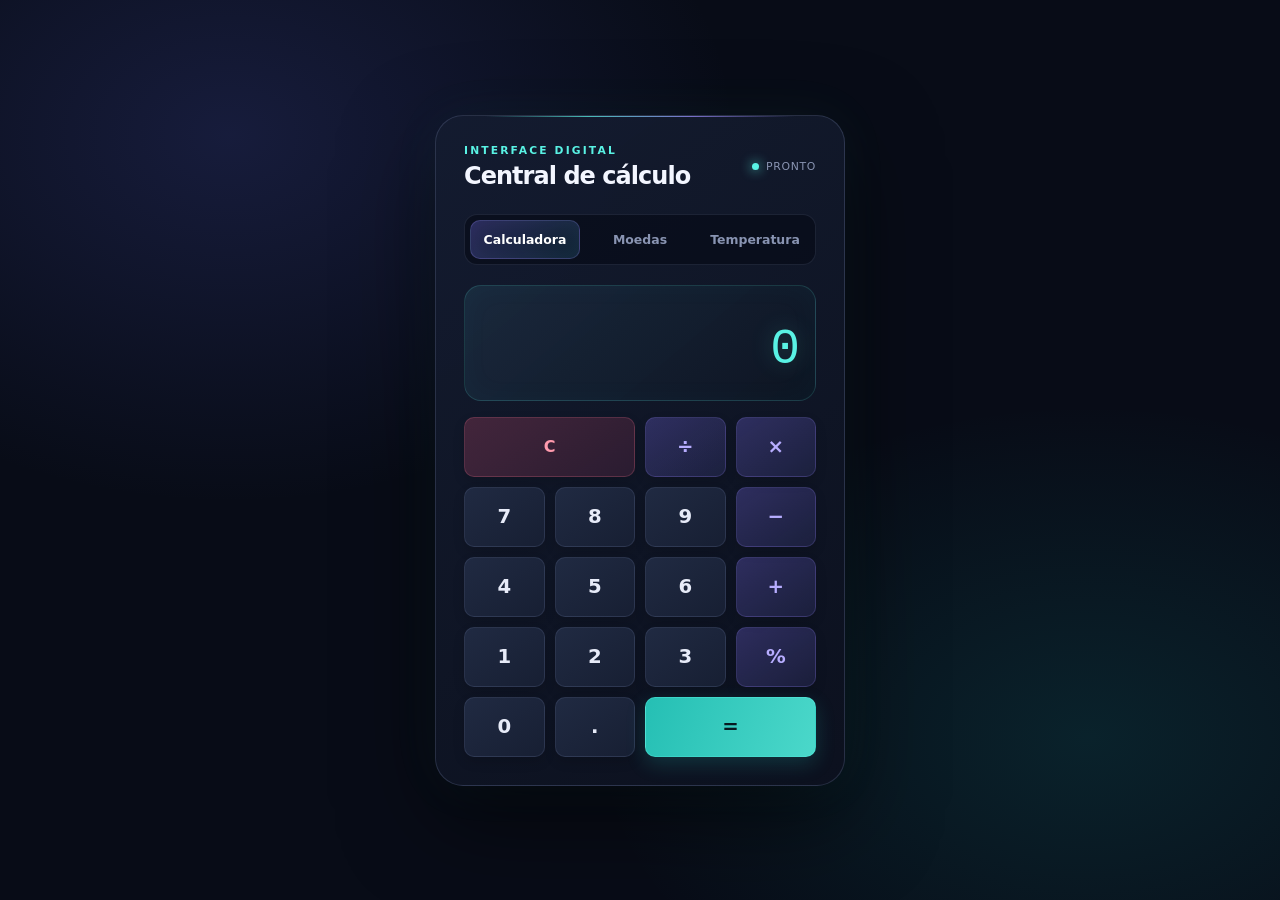
<file: .vscode/calculadora/index.html>
<!DOCTYPE html>
<html lang="pt-BR">
<head>
    <meta charset="UTF-8">
    <meta name="viewport" content="width=device-width, initial-scale=1.0">
    <title>Calculadora e conversores</title>
    <style>
        :root {
            color-scheme: dark;
            font-family: 'Segoe UI', Inter, system-ui, sans-serif;
            font-synthesis: none;
            text-rendering: optimizeLegibility;
            --text: #f3f6ff;
            --muted: #8994b2;
            --panel: #11182a;
            --panel-light: #182139;
            --line: rgba(164, 180, 225, 0.12);
            --cyan: #59f2e4;
            --violet: #9b8cff;
        }

        * {
            margin: 0;
            padding: 0;
            box-sizing: border-box;
        }

        body {
            display: grid;
            place-items: center;
            min-height: 100vh;
            padding: 28px 16px;
            color: var(--text);
            background:
                radial-gradient(ellipse at 18% 15%, rgba(75, 85, 190, 0.22), transparent 34%),
                radial-gradient(ellipse at 85% 82%, rgba(21, 194, 190, 0.12), transparent 32%),
                #080c17;
            font-family: 'Segoe UI', Inter, system-ui, sans-serif;
        }

        .app {
            position: relative;
            width: min(100%, 410px);
            padding: 28px;
            overflow: hidden;
            border: 1px solid rgba(161, 178, 224, 0.18);
            border-radius: 28px;
            background: linear-gradient(145deg, rgba(20, 28, 48, 0.97), rgba(12, 17, 31, 0.98));
            box-shadow: 0 32px 90px rgba(0, 0, 0, 0.55), 0 0 50px rgba(89, 242, 228, 0.06);
        }

        .app::before {
            position: absolute;
            top: 0;
            left: 12%;
            width: 76%;
            height: 1px;
            background: linear-gradient(90deg, transparent, var(--cyan), var(--violet), transparent);
            content: '';
            opacity: 0.75;
        }

        .app-header {
            display: flex;
            align-items: center;
            justify-content: space-between;
            margin-bottom: 24px;
        }

        .eyebrow {
            margin-bottom: 5px;
            color: var(--cyan);
            font-size: 0.67rem;
            font-weight: 700;
            letter-spacing: 0.2em;
            text-transform: uppercase;
        }

        .app-header h1 {
            font-size: 1.5rem;
            font-weight: 650;
            letter-spacing: -0.04em;
        }

        .system-status {
            display: flex;
            align-items: center;
            gap: 7px;
            color: var(--muted);
            font-size: 0.68rem;
            letter-spacing: 0.06em;
            text-transform: uppercase;
        }

        .system-status::before {
            width: 7px;
            height: 7px;
            border-radius: 50%;
            background: var(--cyan);
            box-shadow: 0 0 12px var(--cyan);
            content: '';
        }

        .tabs {
            display: grid;
            grid-template-columns: repeat(3, 1fr);
            gap: 5px;
            margin-bottom: 20px;
            padding: 5px;
            border: 1px solid var(--line);
            border-radius: 13px;
            background: rgba(5, 9, 19, 0.55);
        }

        button {
            border: 1px solid transparent;
            border-radius: 10px;
            color: var(--text);
            cursor: pointer;
            font: inherit;
            font-weight: 650;
            transition: background 160ms ease, border-color 160ms ease, box-shadow 160ms ease, transform 160ms ease;
        }

        button:hover {
            transform: translateY(-1px);
        }

        button:active {
            transform: translateY(0) scale(0.98);
        }

        button:focus-visible,
        .field input:focus-visible,
        .field select:focus-visible {
            outline: 2px solid var(--cyan);
            outline-offset: 3px;
        }

        .tab {
            padding: 11px 6px;
            background: transparent;
            color: var(--muted);
            font-size: 0.78rem;
        }

        .tab:hover {
            color: var(--text);
        }

        .tab[aria-pressed="true"] {
            border-color: rgba(151, 142, 255, 0.25);
            background: linear-gradient(135deg, rgba(122, 110, 234, 0.28), rgba(58, 198, 204, 0.12));
            box-shadow: inset 0 0 18px rgba(115, 135, 255, 0.08);
            color: #fff;
        }

        .panel[hidden] {
            display: none;
        }

        .display {
            display: flex;
            align-items: flex-end;
            justify-content: flex-end;
            min-height: 116px;
            margin-bottom: 16px;
            padding: 22px 18px;
            overflow: hidden;
            border: 1px solid rgba(89, 242, 228, 0.16);
            border-radius: 17px;
            background:
                linear-gradient(140deg, rgba(27, 43, 63, 0.88), rgba(13, 20, 34, 0.98)),
                var(--panel);
            box-shadow: inset 0 0 30px rgba(22, 197, 192, 0.035);
            color: var(--cyan);
            font-family: 'SFMono-Regular', Consolas, 'Liberation Mono', monospace;
            font-size: clamp(2.25rem, 11vw, 3.1rem);
            font-variant-numeric: tabular-nums;
            font-weight: 400;
            letter-spacing: -0.06em;
            text-align: right;
            text-shadow: 0 0 24px rgba(89, 242, 228, 0.24);
            word-break: break-all;
        }

        .buttons {
            display: grid;
            grid-template-columns: repeat(4, 1fr);
            gap: 10px;
        }

        .buttons button {
            min-height: 60px;
            padding: 12px;
            border-color: var(--line);
            background: linear-gradient(145deg, #202a42, #171f33);
            box-shadow: 0 5px 12px rgba(0, 0, 0, 0.14);
            font-size: 1.23rem;
        }

        .buttons .number,
        .buttons .decimal {
            color: #e7ebf8;
        }

        .buttons .number:hover,
        .buttons .decimal:hover {
            border-color: rgba(180, 195, 235, 0.28);
            background: linear-gradient(145deg, #2a3652, #1c2740);
        }

        .buttons .operator {
            border-color: rgba(155, 140, 255, 0.18);
            background: linear-gradient(145deg, rgba(106, 94, 204, 0.35), rgba(62, 64, 128, 0.28));
            color: #b7adff;
        }

        .buttons .operator:hover {
            border-color: rgba(155, 140, 255, 0.5);
            background: rgba(122, 110, 234, 0.4);
        }

        .buttons .clear {
            grid-column: span 2;
            border-color: rgba(255, 120, 143, 0.2);
            background: linear-gradient(145deg, rgba(184, 70, 103, 0.3), rgba(112, 46, 76, 0.28));
            color: #ff9aad;
            font-size: 1rem;
        }

        .buttons .clear:hover {
            border-color: rgba(255, 120, 143, 0.48);
            background: rgba(184, 70, 103, 0.4);
        }

        .buttons .equals {
            grid-column: span 2;
            border-color: rgba(89, 242, 228, 0.34);
            background: linear-gradient(110deg, #25bfb4, #4bd8ca);
            box-shadow: 0 7px 20px rgba(37, 191, 180, 0.2);
            color: #071a20;
        }

        .buttons .equals:hover {
            background: linear-gradient(110deg, #37d4c6, #72f3e2);
            box-shadow: 0 8px 24px rgba(37, 191, 180, 0.34);
        }

        .converter h2 {
            margin-bottom: 8px;
            font-size: 1.45rem;
            letter-spacing: -0.035em;
        }

        .description {
            margin-bottom: 22px;
            color: var(--muted);
            font-size: 0.88rem;
            line-height: 1.55;
        }

        .field {
            display: block;
            margin-bottom: 15px;
            color: #c5cce0;
            font-size: 0.82rem;
            font-weight: 600;
        }

        .field input,
        .field select {
            display: block;
            width: 100%;
            margin-top: 7px;
            padding: 12px 13px;
            border: 1px solid var(--line);
            border-radius: 10px;
            background: #0d1424;
            color: var(--text);
            font: inherit;
            font-size: 0.94rem;
        }

        .field input:focus,
        .field select:focus {
            border-color: rgba(89, 242, 228, 0.55);
        }

        .convert-button {
            width: 100%;
            margin-top: 3px;
            padding: 14px;
            border-color: rgba(89, 242, 228, 0.32);
            background: linear-gradient(110deg, #25bfb4, #4bd8ca);
            box-shadow: 0 7px 20px rgba(37, 191, 180, 0.16);
            color: #071a20;
            font-size: 0.95rem;
        }

        .convert-button:hover {
            background: linear-gradient(110deg, #37d4c6, #72f3e2);
        }

        .convert-button:disabled {
            cursor: wait;
            opacity: 0.6;
            transform: none;
        }

        .result {
            min-height: 28px;
            margin-top: 18px;
            color: var(--cyan);
            font-size: 1.25rem;
            font-weight: 700;
            overflow-wrap: anywhere;
        }

        .status {
            min-height: 24px;
            margin-top: 7px;
            color: var(--muted);
            font-size: 0.82rem;
            line-height: 1.5;
        }

        @media (max-width: 440px) {
            .app {
                padding: 22px 18px;
                border-radius: 22px;
            }

            .buttons {
                gap: 8px;
            }

            .buttons button {
                min-height: 56px;
            }
        }

        @media (prefers-reduced-motion: reduce) {
            *,
            *::before,
            *::after {
                scroll-behavior: auto !important;
                transition-duration: 0.01ms !important;
            }
        }
    </style>
</head>
<body>
    <main class="app">
        <header class="app-header">
            <div>
                <p class="eyebrow">Interface digital</p>
                <h1>Central de cálculo</h1>
            </div>
            <span class="system-status">Pronto</span>
        </header>
        <nav class="tabs" aria-label="Ferramentas">
            <button class="tab" type="button" aria-pressed="true" data-panel="calculator-panel">Calculadora</button>
            <button class="tab" type="button" aria-pressed="false" data-panel="currency-panel">Moedas</button>
            <button class="tab" type="button" aria-pressed="false" data-panel="temperature-panel">Temperatura</button>
        </nav>

        <section class="panel calculator" id="calculator-panel" aria-label="Calculadora">
            <div class="display" id="display" aria-live="polite">0</div>
            <div class="buttons">
                <button class="clear" type="button" onclick="clearDisplay()">C</button>
                <button class="operator" type="button" onclick="appendOperator('/')">÷</button>
                <button class="operator" type="button" onclick="appendOperator('*')">×</button>

                <button class="number" type="button" onclick="appendNumber('7')">7</button>
                <button class="number" type="button" onclick="appendNumber('8')">8</button>
                <button class="number" type="button" onclick="appendNumber('9')">9</button>
                <button class="operator" type="button" onclick="appendOperator('-')">−</button>

                <button class="number" type="button" onclick="appendNumber('4')">4</button>
                <button class="number" type="button" onclick="appendNumber('5')">5</button>
                <button class="number" type="button" onclick="appendNumber('6')">6</button>
                <button class="operator" type="button" onclick="appendOperator('+')">+</button>

                <button class="number" type="button" onclick="appendNumber('1')">1</button>
                <button class="number" type="button" onclick="appendNumber('2')">2</button>
                <button class="number" type="button" onclick="appendNumber('3')">3</button>
                <button class="operator" type="button" onclick="appendOperator('%')">%</button>

                <button class="number" type="button" onclick="appendNumber('0')">0</button>
                <button class="decimal" type="button" onclick="appendNumber('.')">.</button>
                <button class="equals" type="button" onclick="calculate()">=</button>
            </div>
        </section>

        <section class="panel converter" id="currency-panel" aria-labelledby="currency-title" hidden>
            <h2 id="currency-title">Conversor de moedas</h2>
            <p class="description">Consulte a conversão usando a cotação de referência mais recente disponível.</p>
            <label class="field" for="currency-amount">
                Valor
                <input id="currency-amount" type="number" min="0" step="any" value="1">
            </label>
            <label class="field" for="currency-from">
                De
                <select id="currency-from">
                    <option value="BRL" selected>Real brasileiro (BRL)</option>
                    <option value="USD">Dólar americano (USD)</option>
                    <option value="EUR">Euro (EUR)</option>
                    <option value="GBP">Libra esterlina (GBP)</option>
                    <option value="JPY">Iene japonês (JPY)</option>
                    <option value="CAD">Dólar canadense (CAD)</option>
                    <option value="AUD">Dólar australiano (AUD)</option>
                    <option value="CHF">Franco suíço (CHF)</option>
                    <option value="CNY">Yuan chinês (CNY)</option>
                    <option value="ARS">Peso argentino (ARS)</option>
                </select>
            </label>
            <label class="field" for="currency-to">
                Para
                <select id="currency-to">
                    <option value="BRL">Real brasileiro (BRL)</option>
                    <option value="USD" selected>Dólar americano (USD)</option>
                    <option value="EUR">Euro (EUR)</option>
                    <option value="GBP">Libra esterlina (GBP)</option>
                    <option value="JPY">Iene japonês (JPY)</option>
                    <option value="CAD">Dólar canadense (CAD)</option>
                    <option value="AUD">Dólar australiano (AUD)</option>
                    <option value="CHF">Franco suíço (CHF)</option>
                    <option value="CNY">Yuan chinês (CNY)</option>
                    <option value="ARS">Peso argentino (ARS)</option>
                </select>
            </label>
            <button class="convert-button" id="convert-currency" type="button">Converter</button>
            <p class="result" id="currency-result" aria-live="polite"></p>
            <p class="status" id="currency-status" aria-live="polite"></p>
        </section>

        <section class="panel converter" id="temperature-panel" aria-labelledby="temperature-title" hidden>
            <h2 id="temperature-title">Conversor de temperatura</h2>
            <p class="description">Converta entre Celsius, Fahrenheit e Kelvin.</p>
            <label class="field" for="temperature-value">
                Temperatura
                <input id="temperature-value" type="number" step="any" value="0">
            </label>
            <label class="field" for="temperature-from">
                De
                <select id="temperature-from">
                    <option value="C" selected>Celsius (°C)</option>
                    <option value="F">Fahrenheit (°F)</option>
                    <option value="K">Kelvin (K)</option>
                </select>
            </label>
            <label class="field" for="temperature-to">
                Para
                <select id="temperature-to">
                    <option value="C">Celsius (°C)</option>
                    <option value="F" selected>Fahrenheit (°F)</option>
                    <option value="K">Kelvin (K)</option>
                </select>
            </label>
            <button class="convert-button" id="convert-temperature" type="button">Converter</button>
            <p class="result" id="temperature-result" aria-live="polite"></p>
            <p class="status" id="temperature-status" aria-live="polite"></p>
        </section>
    </main>

    <script>
        document.querySelectorAll('.tab').forEach(function (tab) {
            tab.addEventListener('click', function () {
                document.querySelectorAll('.tab').forEach(function (item) {
                    item.setAttribute('aria-pressed', String(item === tab));
                });
                document.querySelectorAll('.panel').forEach(function (panel) {
                    panel.hidden = panel.id !== tab.dataset.panel;
                });
            });
        });

        let display = document.getElementById('display');
        let currentValue = '0';
        let previousValue = '';
        let operator = null;
        let shouldResetDisplay = false;

        function updateDisplay() {
            display.textContent = currentValue;
        }

        function appendNumber(num) {
            if (shouldResetDisplay) {
                currentValue = num;
                shouldResetDisplay = false;
            } else {
                if (currentValue === '0' && num !== '.') {
                    currentValue = num;
                } else if (num === '.' && currentValue.includes('.')) {
                    return;
                } else {
                    currentValue += num;
                }
            }
            updateDisplay();
        }

        function appendOperator(op) {
            if (operator !== null && !shouldResetDisplay) {
                calculate();
            }
            previousValue = currentValue;
            operator = op;
            shouldResetDisplay = true;
        }

        function calculate() {
            if (operator === null || shouldResetDisplay) {
                return;
            }

            let result;
            const prev = parseFloat(previousValue);
            const current = parseFloat(currentValue);

            switch (operator) {
                case '+':
                    result = prev + current;
                    break;
                case '-':
                    result = prev - current;
                    break;
                case '*':
                    result = prev * current;
                    break;
                case '/':
                    result = current !== 0 ? prev / current : 'Error';
                    break;
                case '%':
                    result = prev % current;
                    break;
                default:
                    return;
            }

            currentValue = result.toString();
            operator = null;
            shouldResetDisplay = true;
            updateDisplay();
        }

        function clearDisplay() {
            currentValue = '0';
            previousValue = '';
            operator = null;
            shouldResetDisplay = false;
            updateDisplay();
        }

        updateDisplay();

        document.getElementById('convert-currency').addEventListener('click', async function () {
            const amount = Number(document.getElementById('currency-amount').value);
            const from = document.getElementById('currency-from').value;
            const to = document.getElementById('currency-to').value;
            const result = document.getElementById('currency-result');
            const status = document.getElementById('currency-status');

            result.textContent = '';
            status.textContent = '';
            if (!Number.isFinite(amount) || amount < 0) {
                status.textContent = 'Informe um valor válido, igual ou maior que zero.';
                return;
            }
            if (from === to) {
                result.textContent = new Intl.NumberFormat('pt-BR', {
                    style: 'currency',
                    currency: to
                }).format(amount);
                return;
            }

            const button = this;
            button.disabled = true;
            status.textContent = 'Consultando cotação...';
            try {
                const url = new URL('https://api.frankfurter.app/latest');
                url.searchParams.set('amount', String(amount));
                url.searchParams.set('from', from);
                url.searchParams.set('to', to);
                const response = await fetch(url);
                if (!response.ok) {
                    throw new Error('A consulta da cotação falhou.');
                }
                const data = await response.json();
                const convertedAmount = data.rates && data.rates[to];
                if (!Number.isFinite(convertedAmount)) {
                    throw new Error('A cotação recebida é inválida.');
                }
                result.textContent = new Intl.NumberFormat('pt-BR', {
                    style: 'currency',
                    currency: to
                }).format(convertedAmount);
                status.textContent = 'Cotação de referência de ' + data.date + '.';
            } catch (error) {
                status.textContent = error.message + ' Verifique sua conexão e tente novamente.';
            } finally {
                button.disabled = false;
            }
        });

        document.getElementById('convert-temperature').addEventListener('click', function () {
            const value = Number(document.getElementById('temperature-value').value);
            const from = document.getElementById('temperature-from').value;
            const to = document.getElementById('temperature-to').value;
            const result = document.getElementById('temperature-result');
            const status = document.getElementById('temperature-status');

            result.textContent = '';
            status.textContent = '';
            if (!Number.isFinite(value)) {
                status.textContent = 'Informe uma temperatura válida.';
                return;
            }

            const celsius = from === 'C'
                ? value
                : from === 'F'
                    ? (value - 32) * 5 / 9
                    : value - 273.15;
            if (celsius < -273.15) {
                status.textContent = 'A temperatura não pode ser inferior ao zero absoluto.';
                return;
            }

            const convertedValue = to === 'C'
                ? celsius
                : to === 'F'
                    ? celsius * 9 / 5 + 32
                    : celsius + 273.15;
            const unit = to === 'K' ? 'K' : '°' + to;
            result.textContent = new Intl.NumberFormat('pt-BR', {
                maximumFractionDigits: 2
            }).format(convertedValue) + ' ' + unit;
        });
    </script>
</body>
</html>
</file>
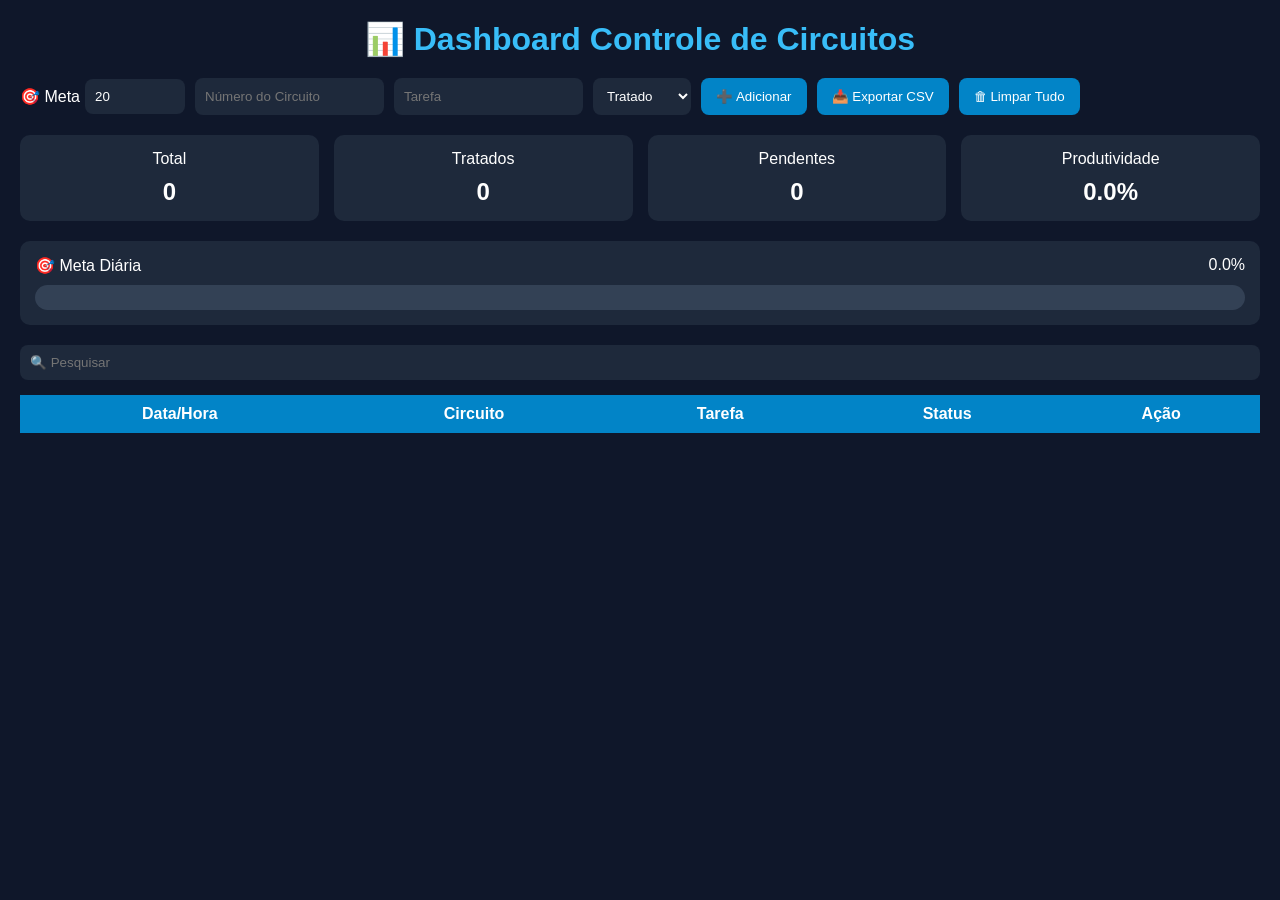
<file: index.html.html>
<!DOCTYPE html>
<html lang="pt-BR">
<head>
<meta charset="UTF-8">
<meta name="viewport" content="width=device-width, initial-scale=1.0">
<title>Dashboard Controle de Circuitos</title>

<style>
*{
margin:0;
padding:0;
box-sizing:border-box;
font-family:Segoe UI,sans-serif;
}

body{
background:#0f172a;
color:#fff;
padding:20px;
}

.container{
max-width:1400px;
margin:auto;
}

h1{
text-align:center;
color:#38bdf8;
margin-bottom:20px;
}

.topo{
display:flex;
gap:10px;
flex-wrap:wrap;
margin-bottom:20px;
}

input,select{
padding:10px;
border:none;
border-radius:8px;
background:#1e293b;
color:#fff;
}

button{
padding:10px 15px;
border:none;
border-radius:8px;
cursor:pointer;
background:#0284c7;
color:#fff;
}

button:hover{
background:#0369a1;
}

.cards{
display:grid;
grid-template-columns:repeat(auto-fit,minmax(220px,1fr));
gap:15px;
margin-bottom:20px;
}

.card{
background:#1e293b;
border-radius:10px;
padding:15px;
text-align:center;
}

.card h2{
margin-top:10px;
}

.meta-box{
background:#1e293b;
padding:15px;
border-radius:10px;
margin-bottom:20px;
}

.barra{
height:25px;
background:#334155;
border-radius:20px;
overflow:hidden;
margin-top:10px;
}

#barraMeta{
height:100%;
width:0%;
background:linear-gradient(90deg,#22c55e,#16a34a);
transition:.3s;
}

#pesquisa{
width:100%;
margin-bottom:15px;
}

table{
width:100%;
border-collapse:collapse;
background:#1e293b;
}

th{
background:#0284c7;
padding:10px;
}

td{
padding:8px;
border:1px solid #334155;
text-align:center;
}

td input{
width:100%;
}

.btnExcluir{
background:#dc2626;
}

.btnExcluir:hover{
background:#b91c1c;
}

@media(max-width:768px){

.topo{
flex-direction:column;
}

input,select,button{
width:100%;
}

table{
font-size:12px;
}

}
</style>
</head>

<body>

<div class="container">

<h1>📊 Dashboard Controle de Circuitos</h1>

<div class="topo">

<label style="display:flex;align-items:center;gap:5px;">
🎯 Meta
<input type="number" id="meta" value="20" min="1" style="width:100px;">
</label>

<input
type="text"
id="circuito"
placeholder="Número do Circuito">

<input
type="text"
id="tarefa"
placeholder="Tarefa">

<select id="status">
<option>Tratado</option>
<option>Pendente</option>
</select>

<button onclick="adicionar()">
➕ Adicionar
</button>

<button onclick="exportar()">
📥 Exportar CSV
</button>

<button onclick="limparTudo()">
🗑 Limpar Tudo
</button>

</div>

<div class="cards">

<div class="card">
<div>Total</div>
<h2 id="total">0</h2>
</div>

<div class="card">
<div>Tratados</div>
<h2 id="tratados">0</h2>
</div>

<div class="card">
<div>Pendentes</div>
<h2 id="pendentes">0</h2>
</div>

<div class="card">
<div>Produtividade</div>
<h2 id="produtividade">0%</h2>
</div>

</div>

<div class="meta-box">

<div style="display:flex;justify-content:space-between;">
<span>🎯 Meta Diária</span>
<span id="percentualMeta">0%</span>
</div>

<div class="barra">
<div id="barraMeta"></div>
</div>

</div>

<input
type="text"
id="pesquisa"
placeholder="🔍 Pesquisar"
onkeyup="filtrar()">

<table>

<thead>
<tr>
<th>Data/Hora</th>
<th>Circuito</th>
<th>Tarefa</th>
<th>Status</th>
<th>Ação</th>
</tr>
</thead>

<tbody id="lista"></tbody>

</table>

</div>

<script>

function registros(){
return JSON.parse(localStorage.getItem("circuitos")) || [];
}

function salvar(dados){
localStorage.setItem(
"circuitos",
JSON.stringify(dados)
);
}

function adicionar(){

let circuito =
document.getElementById("circuito")
.value.trim()
.toUpperCase();

if(!circuito){
alert("Informe o circuito.");
return;
}

let dados = registros();

dados.push({
dataHora:new Date().toLocaleString("pt-BR"),
circuito:circuito,
tarefa:document.getElementById("tarefa").value,
status:document.getElementById("status").value
});

salvar(dados);

document.getElementById("circuito").value="";
document.getElementById("tarefa").value="";

carregar();
}

function editarCampo(indice,campo,valor){

let dados = registros();

if(campo==="circuito"){
valor=valor.toUpperCase();
}

dados[indice][campo]=valor;

salvar(dados);
}

function alterarStatus(indice,status){

let dados = registros();

dados[indice].status=status;

salvar(dados);

carregar();
}

function excluir(indice){

if(!confirm("Excluir registro?")){
return;
}

let dados = registros();

dados.splice(indice,1);

salvar(dados);

carregar();
}

function limparTudo(){

if(!confirm("Excluir todos os registros?")){
return;
}

localStorage.removeItem("circuitos");

carregar();
}

function carregar(){

let dados = registros();

let html="";

let tratados=0;
let pendentes=0;

dados.forEach((r,index)=>{

if(r.status==="Tratado"){
tratados++;
}

if(r.status==="Pendente"){
pendentes++;
}

html+=`
<tr>

<td>${r.dataHora}</td>

<td>
<input
value="${r.circuito}"
onchange="editarCampo(${index},'circuito',this.value)">
</td>

<td>
<input
value="${r.tarefa || ''}"
onchange="editarCampo(${index},'tarefa',this.value)">
</td>

<td>

<select onchange="alterarStatus(${index},this.value)">

<option value="Tratado"
${r.status==="Tratado" ? "selected" : ""}>
Tratado
</option>

<option value="Pendente"
${r.status==="Pendente" ? "selected" : ""}>
Pendente
</option>

</select>

</td>

<td>

<button
class="btnExcluir"
onclick="excluir(${index})">
Excluir
</button>

</td>

</tr>
`;
});

document.getElementById("lista").innerHTML=html;

document.getElementById("total").innerText=dados.length;
document.getElementById("tratados").innerText=tratados;
document.getElementById("pendentes").innerText=pendentes;

let meta=
parseInt(
document.getElementById("meta").value
)||20;

let produtividade=
meta>0
? (tratados/meta)*100
:0;

document.getElementById("produtividade")
.innerText=
produtividade.toFixed(1)+"%";

document.getElementById("percentualMeta")
.innerText=
produtividade.toFixed(1)+"%";

document.getElementById("barraMeta")
.style.width=
Math.min(produtividade,100)+"%";

localStorage.setItem(
"metaCircuitos",
meta
);
}

function filtrar() {

    let texto =
    document.getElementById("pesquisa")
    .value
    .toLowerCase()
    .trim();

    let linhas =
    document.querySelectorAll("#lista tr");

    linhas.forEach(linha => {

        let circuito =
        linha.querySelector("td:nth-child(2) input")
        ?.value.toLowerCase() || "";

        let tarefa =
        linha.querySelector("td:nth-child(3) input")
        ?.value.toLowerCase() || "";

        let status =
        linha.querySelector("select")
        ?.value.toLowerCase() || "";

        if (
            circuito.includes(texto) ||
            tarefa.includes(texto) ||
            status.includes(texto)
        ) {
            linha.style.display = "";
        } else {
            linha.style.display = "none";
        }

    });

}
function exportar(){

let dados=registros();

if(dados.length===0){
alert("Nenhum registro.");
return;
}

let csv=
"\uFEFFData/Hora;Circuito;Tarefa;Status\n";

dados.forEach(r=>{

csv+=
`${r.dataHora};${r.circuito};"${r.tarefa || ""}";${r.status}\n`;

});

let blob=
new Blob(
[csv],
{type:"text/csv;charset=utf-8;"}
);

let link=
document.createElement("a");

link.href=
URL.createObjectURL(blob);

link.download=
"circuitos.csv";

link.click();
}

document.getElementById("meta").value=
localStorage.getItem("metaCircuitos") || 20;

document.getElementById("meta")
.addEventListener(
"input",
carregar
);

document.getElementById("circuito")
.addEventListener(
"keypress",
function(e){
if(e.key==="Enter"){
adicionar();
}
}
);

document.getElementById("tarefa")
.addEventListener(
"keypress",
function(e){
if(e.key==="Enter"){
adicionar();
}
}
);

carregar();

</script>

</body>
</html>
</file>
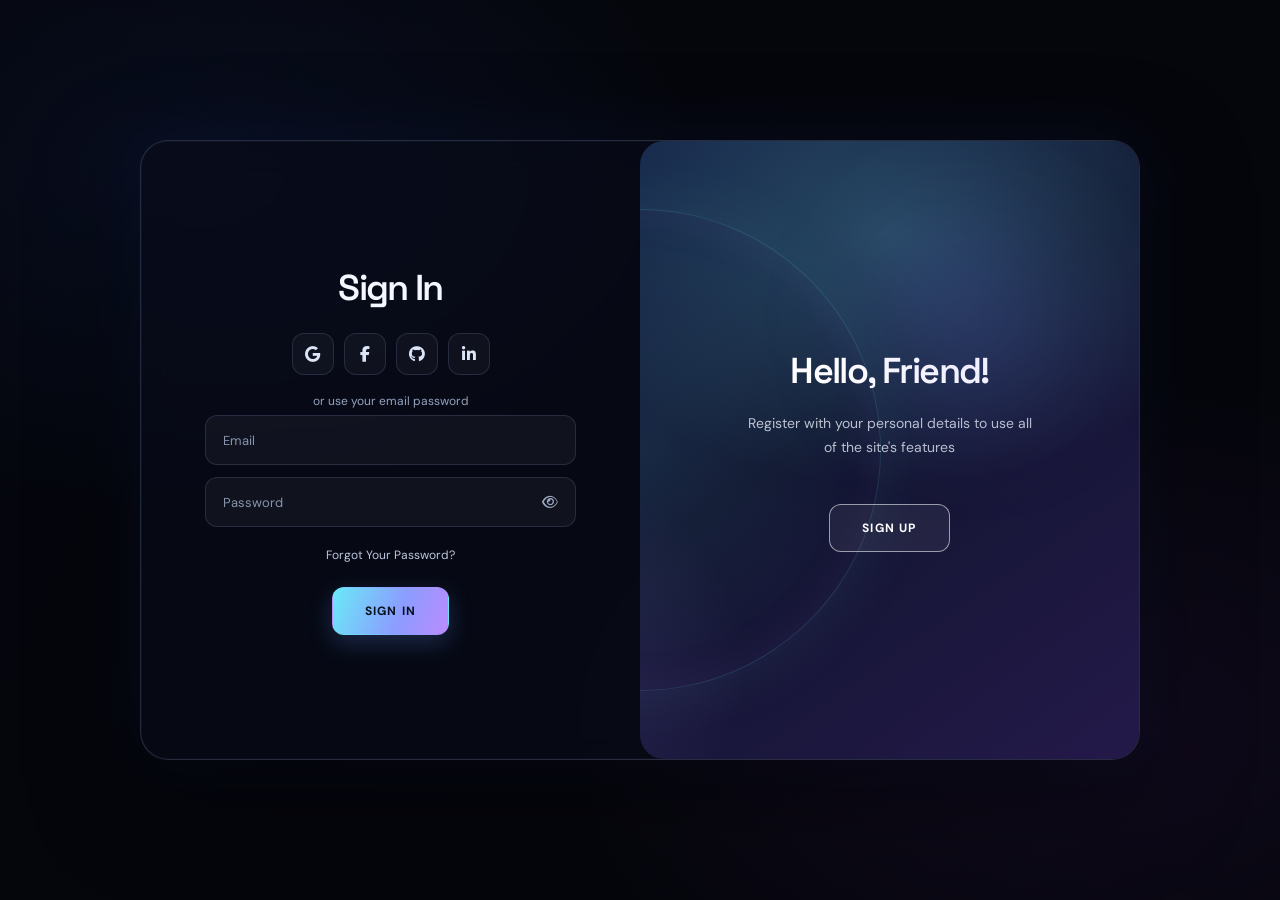
<file: .vscode/login.page.test/login.page.test.html>
<!DOCTYPE html>
<html lang="en">

<head>
    <meta charset="UTF-8">
    <meta name="viewport" content="width=device-width, initial-scale=1.0">
    <meta name="description" content="Modern Login and Registration Page">
    <link rel="stylesheet" href="https://cdnjs.cloudflare.com/ajax/libs/font-awesome/6.4.2/css/all.min.css">
    <link rel="stylesheet" href="style.css">
    <title>Modern Login Page | Premium</title>
</head>

<body>

    <!-- Trocado div por <main> -->
    <main class="container" id="container">

        <!-- Formulário de Cadastro: trocado div por <section> -->
        <section class="form-container sign-up">
            <form action="#" method="POST">
                <h1>Create Account</h1>

                <div class="social-icons" aria-label="Social registration options">
                    <a href="#" class="icon" aria-label="Sign up with Google"><i class="fa-brands fa-google" aria-hidden="true"></i></a>
                    <a href="#" class="icon" aria-label="Sign up with Facebook"><i class="fa-brands fa-facebook-f" aria-hidden="true"></i></a>
                    <a href="#" class="icon" aria-label="Sign up with GitHub"><i class="fa-brands fa-github" aria-hidden="true"></i></a>
                    <a href="#" class="icon" aria-label="Sign up with LinkedIn"><i class="fa-brands fa-linkedin-in" aria-hidden="true"></i></a>
                </div>

                <span>or use your email for registration</span>

                <!-- Labels adicionados e vinculados aos inputs via ID -->
                <label for="signup-name" class="sr-only">Name</label>
                <input type="text" id="signup-name" name="name" placeholder="Name" required autocomplete="name">

                <label for="signup-email" class="sr-only">Email</label>
                <input type="email" id="signup-email" name="email" placeholder="Email" required autocomplete="email">

                <label for="signup-password" class="sr-only">Password</label>
                <div class="password-field">
                    <input type="password" id="signup-password" name="password" placeholder="Password" required autocomplete="new-password">
                    <button type="button" class="toggle-password" aria-label="Show password" aria-pressed="false" aria-controls="signup-password">
                        <i class="fa-regular fa-eye" aria-hidden="true"></i>
                    </button>
                </div>

                <button type="submit">Sign Up</button>
            </form>
        </section>

        <!-- Formulário de Login: trocado div por <section> -->
        <section class="form-container sign-in">
            <form action="#" method="POST">
                <h1>Sign In</h1>

                <div class="social-icons" aria-label="Social login options">
                    <a href="#" class="icon" aria-label="Sign in with Google"><i class="fa-brands fa-google" aria-hidden="true"></i></a>
                    <a href="#" class="icon" aria-label="Sign in with Facebook"><i class="fa-brands fa-facebook-f" aria-hidden="true"></i></a>
                    <a href="#" class="icon" aria-label="Sign in with GitHub"><i class="fa-brands fa-github" aria-hidden="true"></i></a>
                    <a href="#" class="icon" aria-label="Sign in with LinkedIn"><i class="fa-brands fa-linkedin-in" aria-hidden="true"></i></a>
                </div>

                <span>or use your email password</span>

                <label for="login-email" class="sr-only">Email</label>
                <input type="email" id="login-email" name="email" placeholder="Email" required autocomplete="email">

                <label for="login-password" class="sr-only">Password</label>
                <div class="password-field">
                    <input type="password" id="login-password" name="password" placeholder="Password" required autocomplete="current-password">
                    <button type="button" class="toggle-password" aria-label="Show password" aria-pressed="false" aria-controls="login-password">
                        <i class="fa-regular fa-eye" aria-hidden="true"></i>
                    </button>
                </div>

                <a href="#" class="forgot-pass-link">Forgot Your Password?</a>
                <button type="submit">Sign In</button>
            </form>
        </section>

        <!-- Painel de Transição: trocado div por <aside> -->
        <aside class="toggle-container">
            <div class="toggle">
                <div class="toggle-panel toggle-left">
                    <h2>Welcome Back!</h2>
                    <p>Enter your personal details to use all of the site's features</p>
                    <button type="button" class="hidden" id="login">Sign In</button>
                </div>
                <div class="toggle-panel toggle-right">
                    <h2>Hello, Friend!</h2>
                    <p>Register with your personal details to use all of the site's features</p>
                    <button type="button" class="hidden" id="register">Sign Up</button>
                </div>
            </div>
        </aside>
    </main>

    <script>
        const container = document.getElementById('container');
        const registerBtn = document.getElementById('register');
        const loginBtn = document.getElementById('login');

        registerBtn.addEventListener('click', () => {
            container.classList.add("active");
        });

        loginBtn.addEventListener('click', () => {
            container.classList.remove("active");
        });

        document.querySelectorAll('.toggle-password').forEach((toggle) => {
            toggle.addEventListener('click', () => {
                const password = document.getElementById(toggle.getAttribute('aria-controls'));
                const isVisible = password.type === 'text';

                password.type = isVisible ? 'password' : 'text';
                toggle.setAttribute('aria-pressed', String(!isVisible));
                toggle.setAttribute('aria-label', isVisible ? 'Show password' : 'Hide password');
                toggle.querySelector('i').classList.toggle('fa-eye', isVisible);
                toggle.querySelector('i').classList.toggle('fa-eye-slash', !isVisible);
            });
        });
    </script>
</body>
</html>
</file>
<file: .vscode/login.page.test/style.css>
@import url('https://fonts.googleapis.com/css2?family=DM+Sans:wght@400;500;600;700&family=Space+Grotesk:wght@400;500;600;700&display=swap');

:root {
    color-scheme: dark;
    font-family: 'DM Sans', sans-serif;
    font-synthesis: none;
    text-rendering: optimizeLegibility;
    -webkit-font-smoothing: antialiased;
    -moz-osx-font-smoothing: grayscale;
    --surface: rgba(8, 12, 25, 0.64);
    --surface-soft: rgba(255, 255, 255, 0.045);
    --text: #f4f7ff;
    --muted: #95a3bd;
    --line: rgba(173, 195, 255, 0.15);
    --cyan: #70f3ff;
    --violet: #a98cff;
}

* {
    box-sizing: border-box;
}

body {
    min-width: 320px;
    min-height: 100vh;
    min-height: 100svh;
    margin: 0;
    padding: 32px;
    display: grid;
    place-items: center;
    overflow-x: hidden;
    color: var(--text);
    background-color: #05060b;
    background-image:
        linear-gradient(115deg, rgba(3, 5, 13, 0.58), rgba(6, 8, 18, 0.16) 52%, rgba(4, 5, 12, 0.55)),
        radial-gradient(ellipse at 12% 18%, rgba(59, 113, 255, 0.14), transparent 34%),
        radial-gradient(ellipse at 88% 82%, rgba(178, 67, 255, 0.12), transparent 35%),
        radial-gradient(1px 1px at 18% 28%, rgba(255, 255, 255, 0.6) 50%, transparent 100%),
        radial-gradient(1px 1px at 74% 22%, rgba(255, 255, 255, 0.55) 50%, transparent 100%),
        radial-gradient(1px 1px at 87% 66%, rgba(255, 255, 255, 0.5) 50%, transparent 100%),
        url("https://svs.gsfc.nasa.gov/vis/a010000/a013300/a013326/BH_Accretion_Disk_Sim_360_4k_Prores.00001_print.jpg");
    background-position: center;
    background-repeat: no-repeat;
    background-size: cover;
    background-attachment: fixed;
}

.sr-only {
    position: absolute;
    width: 1px;
    height: 1px;
    padding: 0;
    margin: -1px;
    overflow: hidden;
    clip: rect(0, 0, 0, 0);
    white-space: nowrap;
    border: 0;
}

.container {
    position: relative;
    width: min(100%, 1000px);
    min-height: 620px;
    overflow: hidden;
    border: 1px solid rgba(180, 199, 255, 0.18);
    border-radius: 28px;
    background: var(--surface);
    box-shadow:
        0 32px 100px rgba(0, 0, 0, 0.52),
        0 0 0 1px rgba(255, 255, 255, 0.025) inset,
        0 0 70px rgba(66, 114, 255, 0.09);
    backdrop-filter: blur(16px);
    -webkit-backdrop-filter: blur(16px);
}

.container p {
    max-width: 290px;
    margin: 18px 0 26px;
    color: rgba(245, 248, 255, 0.78);
    font-size: 14px;
    line-height: 1.7;
}

.container span {
    color: var(--muted);
    font-size: 12px;
}

.container h1,
.toggle-panel h2 {
    margin: 0;
    font-family: 'Space Grotesk', sans-serif;
    font-weight: 600;
    letter-spacing: -0.045em;
}

.container h1 {
    font-size: clamp(28px, 3vw, 36px);
}

.container a.forgot-pass-link {
    margin: 14px 0 6px;
    color: #bec9df;
    font-size: 12px;
    text-decoration: none;
    transition: color 180ms ease;
}

.container a.forgot-pass-link:hover {
    color: var(--cyan);
}

.container form {
    display: flex;
    width: 100%;
    height: 100%;
    flex-direction: column;
    align-items: center;
    justify-content: center;
    padding: 44px clamp(24px, 5vw, 72px);
    background: transparent;
    text-align: center;
}

.container input {
    width: 100%;
    min-height: 50px;
    margin: 6px 0;
    padding: 0 17px;
    border: 1px solid var(--line);
    border-radius: 12px;
    outline: none;
    background: var(--surface-soft);
    color: var(--text);
    font: inherit;
    font-size: 13px;
    transition: border-color 180ms ease, background 180ms ease, box-shadow 180ms ease;
}

.container input::placeholder {
    color: #8794ad;
}

.container input:hover {
    border-color: rgba(173, 195, 255, 0.32);
}

.container input:focus {
    border-color: var(--cyan);
    background: rgba(112, 243, 255, 0.055);
    box-shadow: 0 0 0 4px rgba(112, 243, 255, 0.1), 0 0 24px rgba(112, 243, 255, 0.08);
}

.password-field {
    position: relative;
    width: 100%;
    margin: 6px 0;
}

.container .password-field input {
    margin: 0;
    padding-right: 52px;
}

.container .password-field input::-ms-reveal {
    display: none;
}

.container .toggle-password {
    position: absolute;
    top: 50%;
    right: 8px;
    display: grid;
    width: 36px;
    min-height: 36px;
    margin: 0;
    padding: 0;
    place-items: center;
    transform: translateY(-50%);
    border: 1px solid transparent;
    border-radius: 9px;
    background: transparent;
    box-shadow: none;
    color: #9ba9c2;
    cursor: pointer;
    font-size: 14px;
    letter-spacing: normal;
    transition: color 180ms ease, border-color 180ms ease, background 180ms ease;
}

.container .toggle-password:hover {
    transform: translateY(-50%);
    border-color: rgba(112, 243, 255, 0.3);
    background: rgba(112, 243, 255, 0.08);
    box-shadow: none;
    color: var(--cyan);
    filter: none;
}

.container .toggle-password:active {
    transform: translateY(-50%);
}

.container .toggle-password:focus-visible {
    outline: 2px solid var(--cyan);
    outline-offset: 2px;
}

.container button {
    min-height: 48px;
    margin-top: 18px;
    padding: 0 32px;
    border: 1px solid transparent;
    border-radius: 12px;
    background: linear-gradient(110deg, #69eaf7, #8c9cff 58%, #bb8bff);
    box-shadow: 0 8px 24px rgba(103, 157, 255, 0.23);
    color: #07111d;
    cursor: pointer;
    font: inherit;
    font-size: 12px;
    font-weight: 700;
    letter-spacing: 0.1em;
    text-transform: uppercase;
    transition: transform 180ms ease, box-shadow 180ms ease, filter 180ms ease;
}

.container button:hover {
    transform: translateY(-2px);
    box-shadow: 0 12px 30px rgba(103, 157, 255, 0.35);
    filter: brightness(1.08);
}

.container button:active {
    transform: translateY(0);
}

.container button:focus-visible,
.social-icons a:focus-visible,
.forgot-pass-link:focus-visible {
    outline: 2px solid var(--cyan);
    outline-offset: 4px;
}

.container button.hidden {
    border-color: rgba(255, 255, 255, 0.55);
    background: rgba(255, 255, 255, 0.06);
    box-shadow: none;
    color: #fff;
}

.container button.hidden:hover {
    border-color: var(--cyan);
    background: rgba(112, 243, 255, 0.12);
    box-shadow: 0 0 24px rgba(112, 243, 255, 0.16);
}

.social-icons {
    display: flex;
    gap: 10px;
    margin: 22px 0 18px;
}

.social-icons a {
    position: relative;
    isolation: isolate;
    overflow: hidden;
    --accent: #70f3ff;
    --accent-glow: rgba(112, 243, 255, 0.24);
    display: inline-flex;
    width: 42px;
    height: 42px;
    align-items: center;
    justify-content: center;
    border: 1px solid var(--line);
    border-radius: 12px;
    background: rgba(255, 255, 255, 0.035);
    color: #dce5f8;
    text-decoration: none;
    transition: border-color 240ms ease, background 240ms ease, color 240ms ease, transform 300ms cubic-bezier(0.2, 0.8, 0.2, 1), box-shadow 240ms ease;
}

.social-icons a::before {
    position: absolute;
    inset: -35%;
    z-index: -1;
    border-radius: inherit;
    background: radial-gradient(circle, var(--accent-glow), transparent 68%);
    content: "";
    opacity: 0;
    transform: scale(0.55);
    transition: opacity 240ms ease, transform 360ms ease;
}

.social-icons a::after {
    position: absolute;
    top: -20%;
    left: -120%;
    width: 65%;
    height: 140%;
    background: linear-gradient(100deg, transparent, rgba(255, 255, 255, 0.26), transparent);
    content: "";
    pointer-events: none;
    transform: skewX(-22deg);
    transition: left 460ms cubic-bezier(0.2, 0.8, 0.2, 1);
}

.social-icons a i {
    position: relative;
    z-index: 1;
    transition: transform 300ms cubic-bezier(0.2, 0.8, 0.2, 1), filter 240ms ease;
}

.social-icons a:nth-child(1) {
    --accent: #ff956f;
    --accent-glow: rgba(255, 115, 81, 0.32);
}

.social-icons a:nth-child(2) {
    --accent: #5d9dff;
    --accent-glow: rgba(52, 123, 255, 0.35);
}

.social-icons a:nth-child(3) {
    --accent: #c39aff;
    --accent-glow: rgba(158, 100, 255, 0.34);
}

.social-icons a:nth-child(4) {
    --accent: #5ce5ed;
    --accent-glow: rgba(36, 220, 235, 0.32);
}

.social-icons a:hover {
    transform: translateY(-5px) rotate(-3deg) scale(1.06);
    border-color: var(--accent);
    background: color-mix(in srgb, var(--accent) 13%, rgba(255, 255, 255, 0.035));
    box-shadow: 0 8px 28px var(--accent-glow), 0 0 0 1px color-mix(in srgb, var(--accent) 26%, transparent);
    color: var(--accent);
}

.social-icons a:hover::before,
.social-icons a:focus-visible::before {
    opacity: 1;
    transform: scale(1);
}

.social-icons a:hover::after {
    left: 150%;
}

.social-icons a:hover i {
    transform: scale(1.18) rotate(5deg);
    filter: drop-shadow(0 0 7px var(--accent-glow));
}

.social-icons a:focus-visible {
    border-color: var(--accent);
    color: var(--accent);
}

.form-container {
    position: absolute;
    top: 0;
    height: 100%;
    backface-visibility: hidden;
    transition:
        opacity 360ms ease,
        transform 520ms cubic-bezier(0.22, 1, 0.36, 1),
        visibility 0s linear 520ms;
}

.sign-in {
    left: 0;
    z-index: 2;
    width: 50%;
}

.container.active .sign-in {
    transform: translateX(-10px);
    opacity: 0;
    pointer-events: none;
    visibility: hidden;
    transition-delay: 0s, 0s, 520ms;
}

.sign-up {
    left: 50%;
    z-index: 2;
    width: 50%;
    opacity: 0;
    pointer-events: none;
    visibility: hidden;
    transform: translateX(10px);
    transition-delay: 0s, 0s, 520ms;
}

.container.active .sign-up {
    transform: translateX(0);
    opacity: 1;
    pointer-events: auto;
    visibility: visible;
    transition-delay: 180ms, 180ms, 0s;
}

.toggle-container {
    position: absolute;
    top: 0;
    left: 50%;
    z-index: 10;
    width: 50%;
    height: 100%;
    overflow: hidden;
    border-radius: 24px 0 0 24px;
    transition:
        transform 760ms cubic-bezier(0.76, 0, 0.24, 1),
        border-radius 760ms cubic-bezier(0.76, 0, 0.24, 1);
}

.container.active .toggle-container {
    transform: translateX(-100%);
    border-radius: 0 24px 24px 0;
}

.toggle {
    position: relative;
    left: -100%;
    width: 200%;
    height: 100%;
    transform: translateX(0);
    background:
        radial-gradient(ellipse at 75% 15%, rgba(112, 243, 255, 0.22), transparent 34%),
        radial-gradient(ellipse at 15% 85%, rgba(169, 140, 255, 0.3), transparent 38%),
        linear-gradient(145deg, #172b56, #11152f 58%, #24194a);
    color: #fff;
    backface-visibility: hidden;
    transition: transform 760ms cubic-bezier(0.76, 0, 0.24, 1);
}

.toggle::before {
    position: absolute;
    top: 50%;
    left: 50%;
    width: min(72vw, 480px);
    aspect-ratio: 1;
    border: 1px solid rgba(112, 243, 255, 0.14);
    border-radius: 50%;
    background: radial-gradient(circle, rgba(112, 243, 255, 0.08), transparent 68%);
    box-shadow: 0 0 70px rgba(112, 243, 255, 0.08), inset 0 0 50px rgba(169, 140, 255, 0.06);
    content: "";
    pointer-events: none;
    transform: translate(-50%, -50%);
    animation: ambient-orbit 18s linear infinite;
}

.toggle::after {
    position: absolute;
    top: 14%;
    right: 8%;
    width: 180px;
    height: 180px;
    border-radius: 50%;
    background: rgba(116, 103, 255, 0.18);
    content: "";
    filter: blur(60px);
    pointer-events: none;
}

@keyframes ambient-orbit {
    to { transform: translate(-50%, -50%) rotate(360deg); }
}

.container.active .toggle {
    transform: translateX(50%);
}

.toggle-panel {
    position: absolute;
    top: 0;
    display: flex;
    width: 50%;
    height: 100%;
    flex-direction: column;
    align-items: center;
    justify-content: center;
    padding: 48px clamp(24px, 5vw, 68px);
    text-align: center;
    transition:
        transform 760ms cubic-bezier(0.76, 0, 0.24, 1),
        opacity 280ms ease;
}

.toggle-panel h2 {
    font-size: clamp(26px, 3vw, 36px);
}

.toggle-panel p {
    color: rgba(240, 245, 255, 0.76);
}

.toggle-left {
    transform: translateX(-200%);
}

.container.active .toggle-left {
    transform: translateX(0);
}

.toggle-right {
    right: 0;
    transform: translateX(0);
}

.container.active .toggle-right {
    transform: translateX(200%);
}

@media (max-width: 760px) {
    body {
        padding: 18px 14px;
    }

    .container {
        width: min(100%, 520px);
        min-height: 760px;
        border-radius: 24px;
    }

    .form-container {
        top: 30%;
        left: 0;
        width: 100%;
        height: 70%;
    }

    .container form {
        padding: 28px clamp(22px, 8vw, 44px);
    }

    .container h1 {
        font-size: 30px;
    }

    .container.active .sign-in {
        transform: none;
        opacity: 0;
        visibility: hidden;
        pointer-events: none;
        transition-delay: 0s, 0s, 520ms;
    }

    .sign-up {
        transform: none;
    }

    .container.active .sign-up {
        transform: none;
        visibility: visible;
        transition-delay: 180ms, 180ms, 0s;
    }

    .toggle-container,
    .container.active .toggle-container {
        top: 0;
        left: 0;
        width: 100%;
        height: 30%;
        transform: none;
        border: 0;
        border-radius: 0 0 22px 22px;
    }

    .toggle,
    .container.active .toggle {
        left: 0;
        width: 100%;
        transform: none;
    }

    .toggle-panel {
        width: 100%;
        height: 100%;
        padding: 22px;
        transition: opacity 320ms ease;
    }

    .toggle-panel h2 {
        font-size: 27px;
    }

    .toggle-panel p {
        max-width: 320px;
        margin: 10px 0 8px;
        font-size: 13px;
        line-height: 1.5;
    }

    .toggle-panel button {
        min-height: 40px;
        margin-top: 4px;
    }

    .toggle-left,
    .container.active .toggle-left,
    .toggle-right,
    .container.active .toggle-right {
        transform: none;
    }

    .toggle-left {
        opacity: 0;
        pointer-events: none;
    }

    .container.active .toggle-left {
        opacity: 1;
        pointer-events: auto;
    }

    .container.active .toggle-right {
        opacity: 0;
        pointer-events: none;
    }
}

@media (max-width: 380px) {
    body {
        padding: 10px;
    }

    .container {
        min-height: 720px;
    }

    .social-icons {
        gap: 7px;
    }

    .social-icons a {
        width: 38px;
        height: 38px;
    }
}

@media (prefers-reduced-motion: reduce) {
    html {
        scroll-behavior: auto !important;
    }

    .toggle::before {
        animation: none;
    }

    .form-container {
        transition-duration: 220ms, 220ms, 0s;
    }

    .toggle-container,
    .toggle,
    .toggle-panel {
        transition-duration: 380ms;
    }

    .container button:hover,
    .social-icons a:hover {
        transform: none;
    }

    .social-icons a:hover i {
        transform: none;
    }
}
</file>
